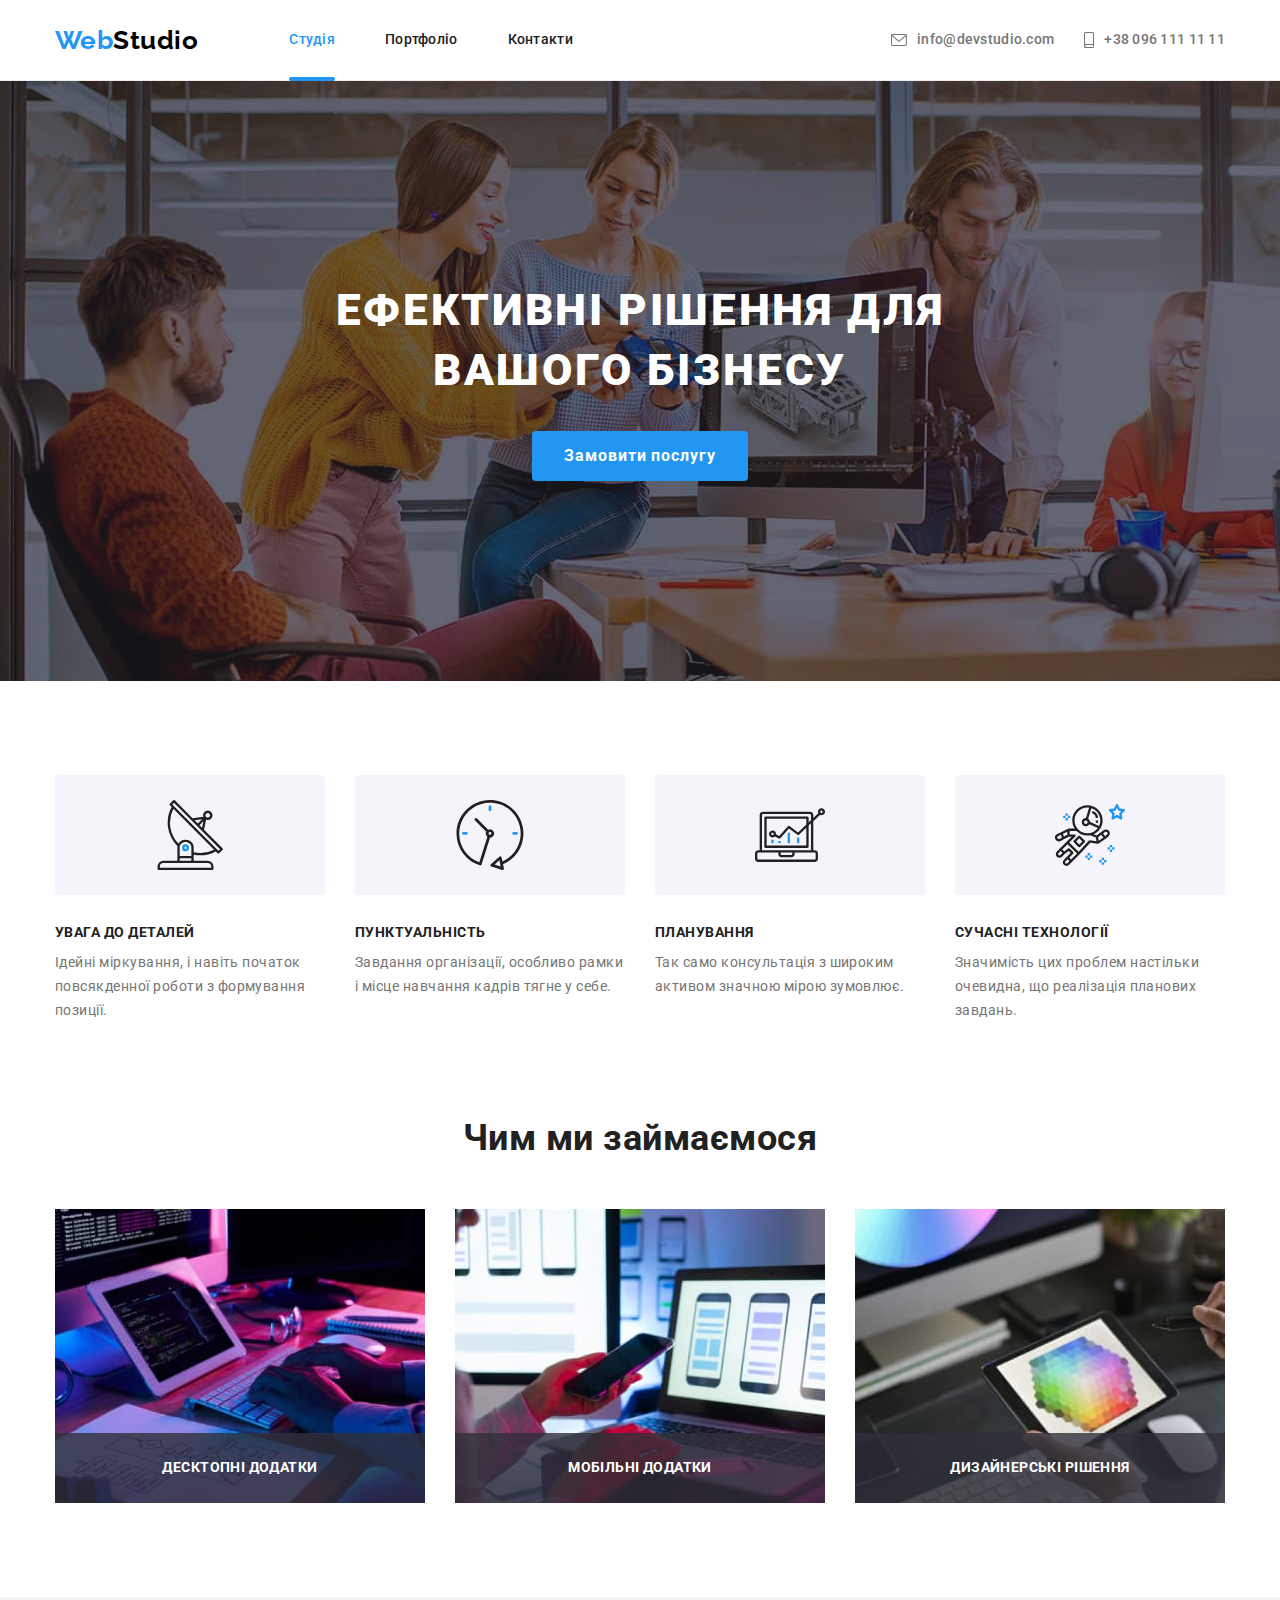
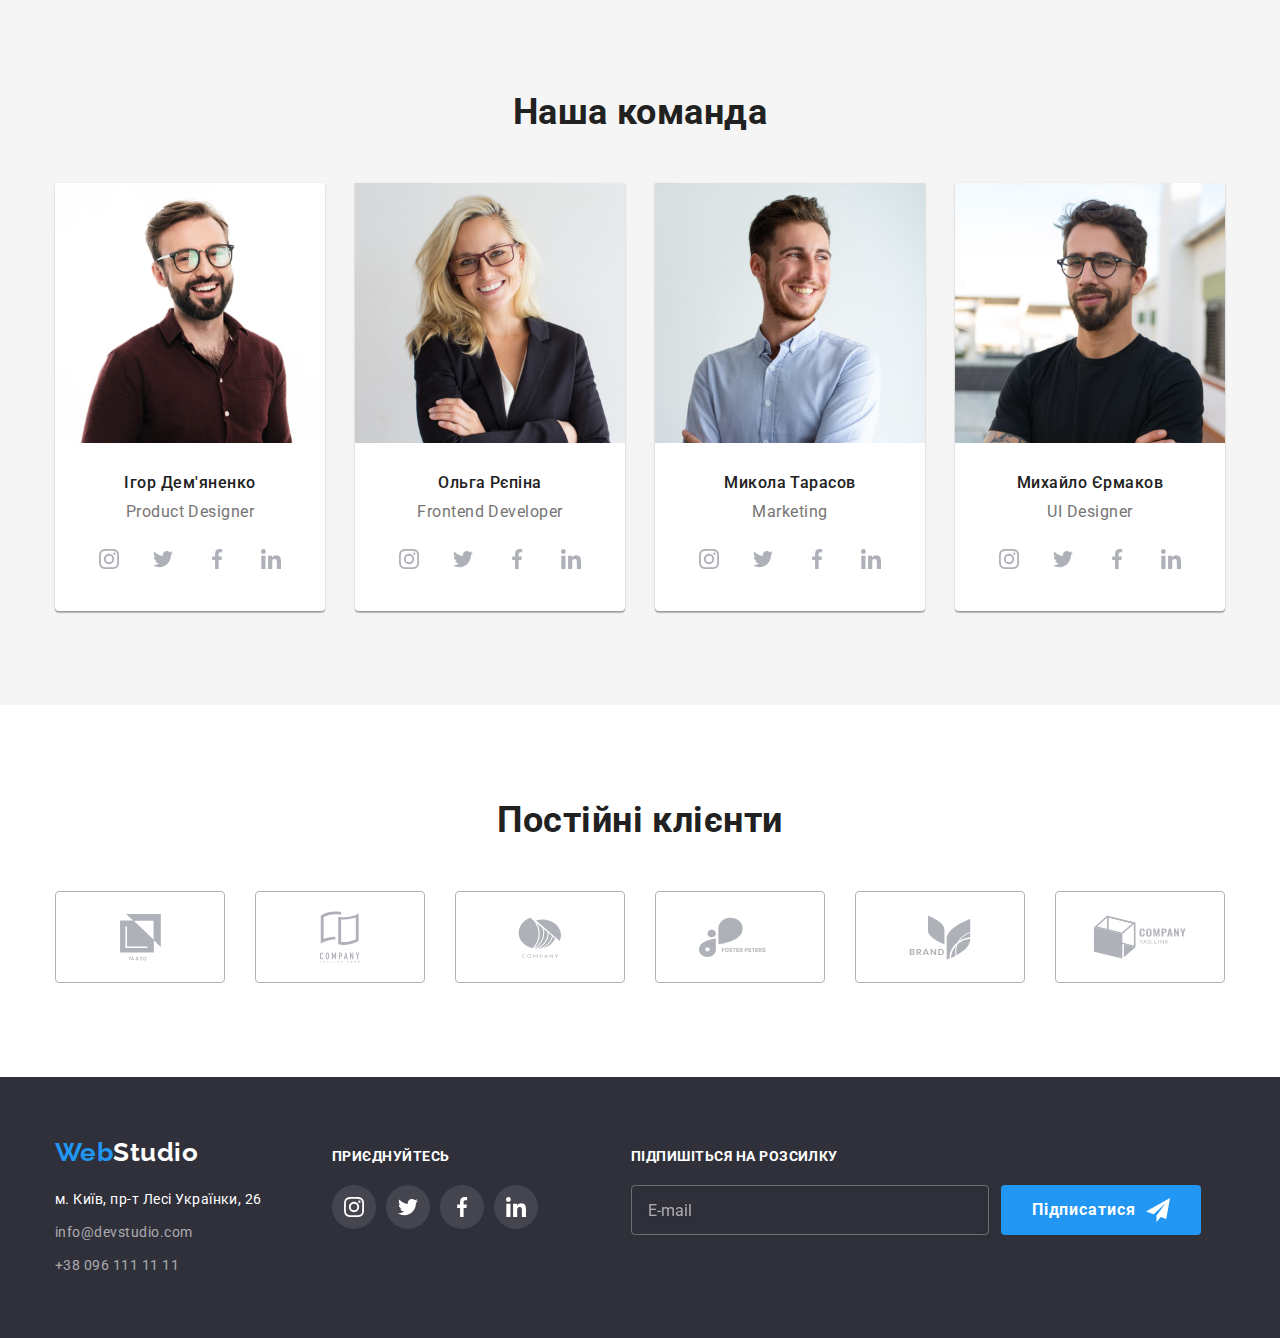
<file: index.html>
<!DOCTYPE html>
<html lang="uk">
  <head>
    <meta charset="UTF-8" />
    <meta http-equiv="X-UA-Compatible" content="IE=edge" />
    <meta name="viewport" content="width=device-width, initial-scale=1.0" />
    <title>Студія</title>
    <link
      href="https://fonts.googleapis.com/css2?family=Raleway:wght@700&family=Roboto:wght@400;500;700;900&display=swap"
      rel="stylesheet"
    />
    <link
      rel="stylesheet"
      href="https://cdnjs.cloudflare.com/ajax/libs/modern-normalize/1.1.0/modern-normalize.min.css"
    />
    <link rel="stylesheet" href="./css/styles.css" />
  </head>
  <body>
    <!-- Шапка сайта -->
    <header class="page-header">
      <div class="container main-nav">
        <a href="./index.html" class="logo"
          >Web<span class="header-logo">Studio</span></a
        >
        <nav class="nav">
          <ul class="site-nav list">
            <li class="item">
              <a href="./index.html" class="link current">Студія</a>
            </li>
            <li class="item">
              <a href="./portfolio.html" class="link">Портфоліо</a>
            </li>
            <li class="item"><a href="" class="link">Контакти</a></li>
          </ul>
        </nav>
        <ul class="auth-nav list">
          <li class="item">
            <a href="mailto:info@devstudio.com" class="contacts">
              <svg class="contact-icon" width="16px" height="12px">
                <use href="./images/sprite.svg#icon-envelope"></use></svg
              >info@devstudio.com</a
            >
          </li>
          <li class="item">
            <a href="tel:+380961111111" class="contacts">
              <svg class="contact-icon" width="10px" height="16px">
                <use href="./images/sprite.svg#icon-smartphone"></use></svg
              >+38 096 111 11 11</a
            >
          </li>
        </ul>
      </div>
    </header>

    <main>
      <!-- Герой -->
      <section class="hero">
        <div class="hero-block container">
          <h1 class="hero-title">Ефективні рішення для вашого бізнесу</h1>
          <button data-modal-open type="button" class="button">
            Замовити послугу
          </button>
        </div>
      </section>

      <!-- Особливості -->
      <section class="features section">
        <div class="container">
          <h2 class="visually-hidden">Особливості</h2>

          <ul class="list">
            <li class="features-item">
              <div class="features-block">
                <svg width="70" height="70">
                  <use href="./images/sprite.svg#icon-antenna"></use>
                </svg>
              </div>
              <h3 class="features-title">УВАГА ДО ДЕТАЛЕЙ</h3>
              <p class="features-text">
                Ідейні міркування, і навіть початок повсякденної роботи з
                формування позиції.
              </p>
            </li>
            <li class="features-item">
              <div class="features-block">
                <svg width="70" height="70">
                  <use href="./images/sprite.svg#icon-clock"></use>
                </svg>
              </div>
              <h3 class="features-title">ПУНКТУАЛЬНІСТЬ</h3>
              <p class="features-text">
                Завдання організації, особливо рамки і місце навчання кадрів
                тягне у себе.
              </p>
            </li>
            <li class="features-item">
              <div class="features-block">
                <svg width="70" height="70">
                  <use href="./images/sprite.svg#icon-diagram"></use>
                </svg>
              </div>
              <h3 class="features-title">ПЛАНУВАННЯ</h3>
              <p class="features-text">
                Так само консультація з широким активом значною мірою зумовлює.
              </p>
            </li>
            <li class="features-item">
              <div class="features-block">
                <svg width="70" height="70">
                  <use href="./images/sprite.svg#icon-astronaut"></use>
                </svg>
              </div>
              <h3 class="features-title">СУЧАСНІ ТЕХНОЛОГІЇ</h3>
              <p class="features-text">
                Значимість цих проблем настільки очевидна, що реалізація
                планових завдань.
              </p>
            </li>
          </ul>
        </div>
      </section>

      <!--  Чим займаємося-->
      <section class="section">
        <div class="container">
          <h2 class="section-title">Чим ми займаємося</h2>
          <ul class="work-list list">
            <li class="work-item">
              <div class="work-item-thumb">
                <img
                  src="./images/website-development.jpg"
                  alt="Розробка вебсайту"
                  width="370"
                />
                <p class="work-item-text">Десктопні додатки</p>
              </div>
            </li>
            <li class="work-item">
              <div class="work-item-thumb">
                <img
                  src="./images/mobile-application-development.jpg"
                  alt="Розробка мобільного застосунку"
                  width="370"
                />
                <p class="work-item-text">Мобільні додатки</p>
              </div>
            </li>
            <li class="work-item">
              <div class="work-item-thumb">
                <img
                  src="./images/website-visualization.jpg"
                  alt="Візуалізація вебсайту"
                  width="370"
                />
                <p class="work-item-text">Дизайнерські рішення</p>
              </div>
            </li>
          </ul>
        </div>
      </section>

      <!-- Команда -->
      <section class="section team">
        <div class="container">
          <h2 class="section-title">Наша команда</h2>
          <ul class="team-list list">
            <li class="team-item">
              <img
                src="./images/igor-demianenko.jpg"
                alt="Дизайнер Ігор Дем'яненко"
                width="270"
              />
              <div class="section-block">
                <h3 class="subtitle">Ігор Дем'яненко</h3>
                <p lang="en" class="section-text">Product Designer</p>
              </div>
              <div class="links-block">
                <ul class="list">
                  <li class="links-block-item">
                    <a href="https://www.instagram.com/" class="social-link">
                      <svg width="20" height="20">
                        <use href="./images/sprite.svg#icon-instagram"></use>
                      </svg>
                    </a>
                  </li>
                  <li class="links-block-item">
                    <a href="https://twitter.com/" class="social-link">
                      <svg width="20" height="20">
                        <use href="./images/sprite.svg#icon-twitter"></use>
                      </svg>
                    </a>
                  </li>
                  <li class="links-block-item">
                    <a href="https://www.facebook.com/" class="social-link">
                      <svg width="20" height="20">
                        <use href="./images/sprite.svg#icon-facebook"></use>
                      </svg>
                    </a>
                  </li>
                  <li class="links-block-item">
                    <a href="https://www.linkedin.com/" class="social-link">
                      <svg width="20" height="20">
                        <use href="./images/sprite.svg#icon-linkedin"></use>
                      </svg>
                    </a>
                  </li>
                </ul>
              </div>
            </li>
            <li class="team-item">
              <img
                src="./images/olha-repina.jpg"
                alt="Фронт-енд розробник Ольга Рєпіна"
                width="270"
              />
              <div class="section-block">
                <h3 class="subtitle">Ольга Рєпіна</h3>
                <p lang="en" class="section-text">Frontend Developer</p>
              </div>
              <div class="links-block">
                <ul class="list">
                  <li class="links-block-item">
                    <a href="https://www.instagram.com/" class="social-link">
                      <svg width="20" height="20">
                        <use href="./images/sprite.svg#icon-instagram"></use>
                      </svg>
                    </a>
                  </li>
                  <li class="links-block-item">
                    <a href="https://twitter.com/" class="social-link">
                      <svg width="20" height="20">
                        <use href="./images/sprite.svg#icon-twitter"></use>
                      </svg>
                    </a>
                  </li>
                  <li class="links-block-item">
                    <a href="https://www.facebook.com/" class="social-link">
                      <svg width="20" height="20">
                        <use href="./images/sprite.svg#icon-facebook"></use>
                      </svg>
                    </a>
                  </li>
                  <li class="links-block-item">
                    <a href="https://www.linkedin.com/" class="social-link">
                      <svg width="20" height="20">
                        <use href="./images/sprite.svg#icon-linkedin"></use>
                      </svg>
                    </a>
                  </li>
                </ul>
              </div>
            </li>
            <li class="team-item">
              <img
                src="./images/mykola-tarasov.jpg"
                alt="Маркетолог Микола Тарасов"
                width="270"
              />
              <div class="section-block">
                <h3 class="subtitle">Микола Тарасов</h3>
                <p lang="en" class="section-text">Marketing</p>
              </div>
              <div class="links-block">
                <ul class="list">
                  <li class="links-block-item">
                    <a href="https://www.instagram.com/" class="social-link">
                      <svg width="20" height="20">
                        <use href="./images/sprite.svg#icon-instagram"></use>
                      </svg>
                    </a>
                  </li>
                  <li class="links-block-item">
                    <a href="https://twitter.com/" class="social-link">
                      <svg width="20" height="20">
                        <use href="./images/sprite.svg#icon-twitter"></use>
                      </svg>
                    </a>
                  </li>
                  <li class="links-block-item">
                    <a href="https://www.facebook.com/" class="social-link">
                      <svg width="20" height="20">
                        <use href="./images/sprite.svg#icon-facebook"></use>
                      </svg>
                    </a>
                  </li>
                  <li class="links-block-item">
                    <a href="https://www.linkedin.com/" class="social-link">
                      <svg width="20" height="20">
                        <use href="./images/sprite.svg#icon-linkedin"></use>
                      </svg>
                    </a>
                  </li>
                </ul>
              </div>
            </li>
            <li class="team-item">
              <img
                src="./images/myhailo-yermakov.jpg"
                alt="Дизайнер інтерфейсу Михайло Єрмаков"
                width="270"
              />
              <div class="section-block">
                <h3 class="subtitle">Михайло Єрмаков</h3>
                <p lang="en" class="section-text">UI Designer</p>
              </div>
              <div class="links-block">
                <ul class="list">
                  <li class="links-block-item">
                    <a href="https://www.instagram.com/" class="social-link">
                      <svg width="20" height="20">
                        <use href="./images/sprite.svg#icon-instagram"></use>
                      </svg>
                    </a>
                  </li>
                  <li class="links-block-item">
                    <a href="https://twitter.com/" class="social-link">
                      <svg width="20" height="20">
                        <use href="./images/sprite.svg#icon-twitter"></use>
                      </svg>
                    </a>
                  </li>
                  <li class="links-block-item">
                    <a href="https://www.facebook.com/" class="social-link">
                      <svg width="20" height="20">
                        <use href="./images/sprite.svg#icon-facebook"></use>
                      </svg>
                    </a>
                  </li>
                  <li class="links-block-item">
                    <a href="https://www.linkedin.com/" class="social-link">
                      <svg width="20" height="20">
                        <use href="./images/sprite.svg#icon-linkedin"></use>
                      </svg>
                    </a>
                  </li>
                </ul>
              </div>
            </li>
          </ul>
        </div>
      </section>

      <!-- Клієнти -->
      <section class="section">
        <div class="container">
          <h2 class="section-title">Постійні клієнти</h2>
          <ul class="list">
            <li class="clients-item">
              <a href="" class="clients-link">
                <svg width="41" height="46.7">
                  <use href="./images/sprite.svg#icon-client-1"></use>
                </svg>
              </a>
            </li>
            <li class="clients-item">
              <a href="" class="clients-link">
                <svg width="40" height="52">
                  <use href="./images/sprite.svg#icon-client-2"></use>
                </svg>
              </a>
            </li>
            <li class="clients-item">
              <a href="" class="clients-link">
                <svg width="43.46" height="41.18">
                  <use href="./images/sprite.svg#icon-client-3"></use>
                </svg>
              </a>
            </li>
            <li class="clients-item">
              <a href="" class="clients-link">
                <svg width="84.44" height="40.62">
                  <use href="./images/sprite.svg#icon-client-4"></use>
                </svg>
              </a>
            </li>
            <li class="clients-item">
              <a href="" class="clients-link">
                <svg width="62.54" height="45.43">
                  <use href="./images/sprite.svg#icon-client-5"></use>
                </svg>
              </a>
            </li>
            <li class="clients-item">
              <a href="" class="clients-link">
                <svg width="93.79" height="43.93">
                  <use href="./images/sprite.svg#icon-client-6"></use>
                </svg>
              </a>
            </li>
          </ul>
        </div>
      </section>
    </main>

    <!-- Футер -->
    <footer class="footer">
      <div class="footer-container container">
        <div>
          <a href="./index.html" class="logo"
            >Web<span class="footer-logo">Studio</span></a
          >
          <address class="footer-address">
            <ul class="footer-list">
              <li class="footer-item">
                <a href="https://goo.gl/maps/XunTqsF5HSqETPy68" class="address"
                  >м. Київ, пр-т Лесі Українки, 26</a
                >
              </li>
              <li class="footer-item">
                <a href="mailto:info@devstudio.com" class="footer-contacts"
                  >info@devstudio.com</a
                >
              </li>
              <li class="footer-item">
                <a href="tel:+380961111111" class="footer-contacts"
                  >+38 096 111 11 11</a
                >
              </li>
            </ul>
          </address>
        </div>

        <div class="join-block">
          <h3 class="join-title">приєднуйтесь</h3>
          <ul class="list">
            <li class="links-block-item">
              <a
                href="https://www.instagram.com/"
                class="footer-link social-link"
              >
                <svg width="20" height="20">
                  <use href="./images/sprite.svg#icon-instagram"></use>
                </svg>
              </a>
            </li>
            <li class="links-block-item">
              <a href="https://twitter.com/" class="footer-link social-link">
                <svg width="20" height="20">
                  <use href="./images/sprite.svg#icon-twitter"></use>
                </svg>
              </a>
            </li>
            <li class="links-block-item">
              <a
                href="https://www.facebook.com/"
                class="footer-link social-link"
              >
                <svg width="20" height="20">
                  <use href="./images/sprite.svg#icon-facebook"></use>
                </svg>
              </a>
            </li>
            <li class="links-block-item">
              <a
                href="https://www.linkedin.com/"
                class="footer-link social-link"
              >
                <svg width="20" height="20">
                  <use href="./images/sprite.svg#icon-linkedin"></use>
                </svg>
              </a>
            </li>
          </ul>
        </div>

        <div class="subscription">
          <h3 class="subscription-title">Підпишіться на розсилку</h3>
          <form class="subscription-form">
            <label>
              <input type="email" name="email" placeholder="E-mail" />
            </label>
            <button type="submit" class="subscription-button button">
              Підписатися
              <svg class="subscription-icon" width="24" height="24">
                <use href="./images/sprite.svg#icon-telegram"></use>
              </svg>
            </button>
          </form>
        </div>
      </div>
    </footer>

    <!-- Модалка -->
    <div class="backdrop is-hidden" data-modal>
      <div class="modal">
        <h3 class="form-text">Залиште свої дані, ми вам передзвонимо</h3>
        <form class="form">
          <label class="form-field">
            Ім'я
            <input type="name" name="name" />
            <svg class="form-icon" width="18" height="18">
              <use href="./images/sprite.svg#icon-person"></use>
            </svg>
          </label>
          <label class="form-field">
            Телефон
            <input type="tel" name="tel" />
            <svg class="form-icon" width="18" height="18">
              <use href="./images/sprite.svg#icon-telephone"></use>
            </svg>
          </label>
          <label class="form-field">
            Пошта
            <input type="email" name="mail" />

            <svg class="form-icon" width="18" height="18">
              <use href="./images/sprite.svg#icon-email"></use>
            </svg>
          </label>
          <label class="form-field comment">
            Коментар
            <textarea name="comment" placeholder="Введіть текст"></textarea>
          </label>
          <label class="newsletter">
            <input class="checkbox" type="checkbox" name="newsletter" />
            <span class="newsletter-icon"></span>
            Погоджуюся з розсилкою та приймаю
            <a href="" class="newsletter-link">Умови договору</a>
          </label>

          <button type="submit" class="button form-button">Відправити</button>
        </form>
        <button type="button" class="close-button" data-modal-close>
          <svg width="11" height="11">
            <use href="./images/sprite.svg#icon-close"></use>
          </svg>
        </button>
      </div>
    </div>
    <script src="./js/modal.js"></script>
  </body>
</html>
</file>
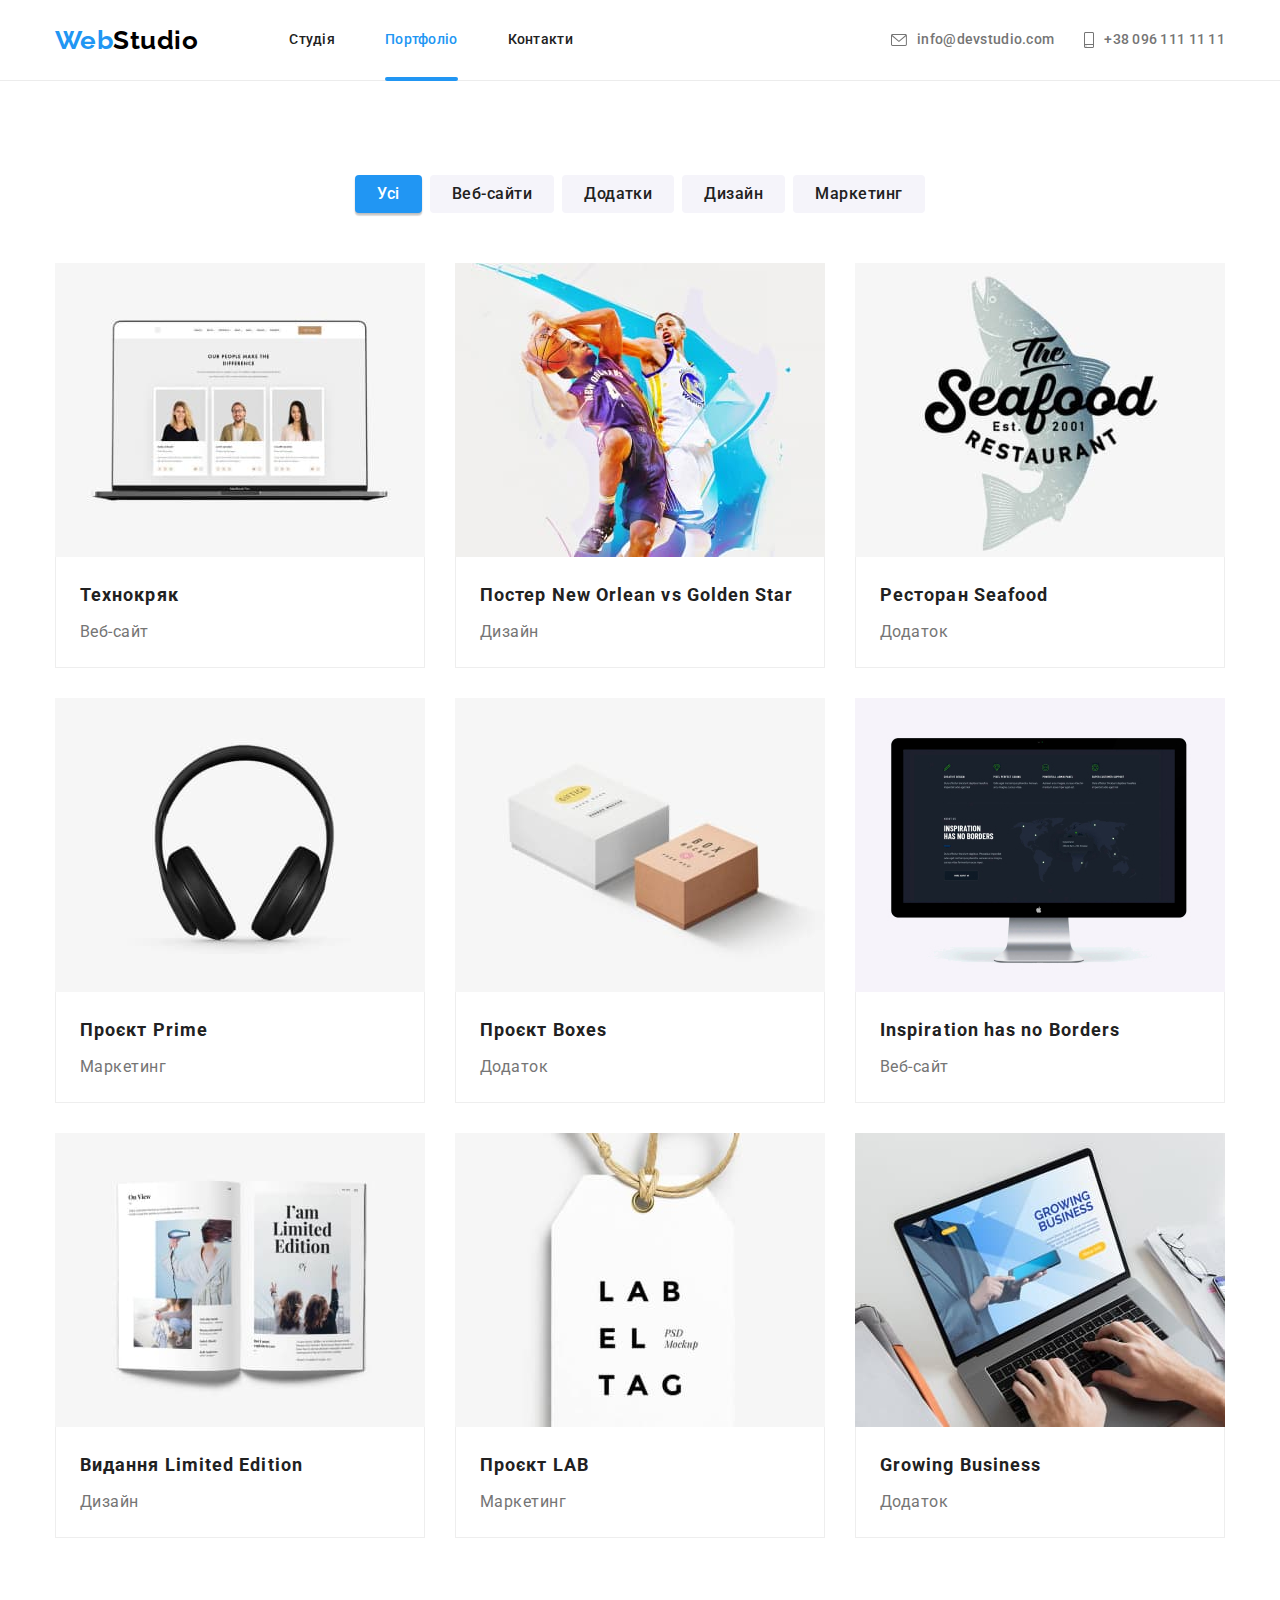
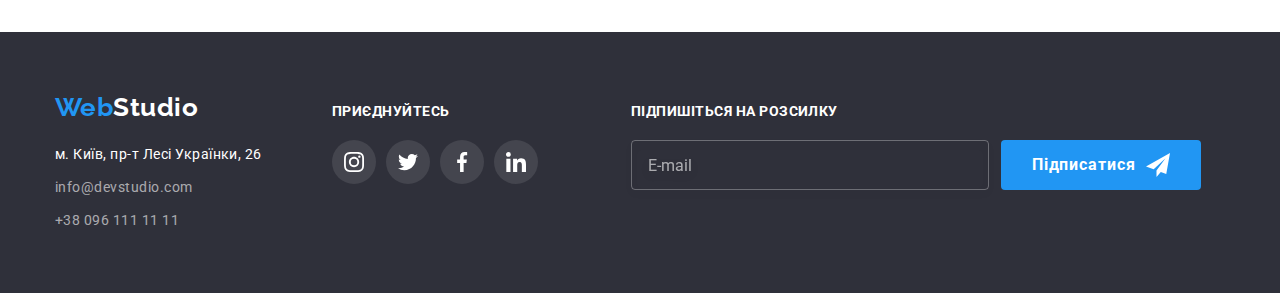
<file: portfolio.html>
<!DOCTYPE html>
<html lang="uk">
  <head>
    <meta charset="UTF-8" />
    <meta http-equiv="X-UA-Compatible" content="IE=edge" />
    <meta name="viewport" content="width=device-width, initial-scale=1.0" />
    <title>Портфоліо</title>
    <link
      href="https://fonts.googleapis.com/css2?family=Raleway:wght@700&family=Roboto:wght@400;500;700;900&display=swap"
      rel="stylesheet"
    />
    <link
      rel="stylesheet"
      href="https://cdnjs.cloudflare.com/ajax/libs/modern-normalize/1.1.0/modern-normalize.min.css"
    />
    <link rel="stylesheet" href="./css/styles.css" />
  </head>
  <body>
    <!-- Шапка сайта -->
    <header class="page-header">
      <div class="container main-nav">
        <a href="./index.html" class="logo"
          >Web<span class="header-logo">Studio</span></a
        >
        <nav class="nav">
          <ul class="site-nav list">
            <li class="item">
              <a href="./index.html" class="link">Студія</a>
            </li>
            <li class="item">
              <a href="./portfolio.html" class="link current">Портфоліо</a>
            </li>
            <li class="item"><a href="" class="link">Контакти</a></li>
          </ul>
        </nav>
        <ul class="auth-nav list">
          <li class="item">
            <a href="mailto:info@devstudio.com" class="contacts">
              <svg class="contact-icon" width="16px" height="12px">
                <use href="./images/sprite.svg#icon-envelope"></use></svg
              >info@devstudio.com</a
            >
          </li>
          <li class="item">
            <a href="tel:+380961111111" class="contacts">
              <svg class="contact-icon" width="10px" height="16px">
                <use href="./images/sprite.svg#icon-smartphone"></use></svg
              >+38 096 111 11 11</a
            >
          </li>
        </ul>
      </div>
    </header>

    <main>
      <section class="section">
        <div class="container">
          <h1 class="visually-hidden">Фільтр</h1>
          <ul class="filter list">
            <li class="filter-item">
              <button type="button" class="filter-button current">Усі</button>
            </li>
            <li class="filter-item">
              <button type="button" class="filter-button">Веб-сайти</button>
            </li>
            <li class="filter-item">
              <button type="button" class="filter-button">Додатки</button>
            </li>
            <li class="filter-item">
              <button type="button" class="filter-button">Дизайн</button>
            </li>
            <li class="filter-item">
              <button type="button" class="filter-button">Маркетинг</button>
            </li>
          </ul>

          <ul class="project list">
            <li class="project-item">
              <a href="" class="project-link">
                <div class="project-overlay">
                  <img
                    src="./images/open-laptop.jpg"
                    alt="Ноутбук з відкритим сайтом"
                    width="370"
                  />
                  <div class="overlay-block">
                    <p class="overlay-text">
                      Ресурс пропонує комплексні пропозиції з різним рівнем
                      функціоналу та сервісів. Все це дозволить відвідувачу
                      отримати вичерпні відомості про компанію чи приватну
                      особу.
                    </p>
                  </div>
                </div>
                <div class="project-block">
                  <h2 class="project-title">Технокряк</h2>
                  <p class="project-description">Веб-сайт</p>
                </div>
              </a>
            </li>
            <li class="project-item">
              <a href="" class="project-link">
                <div class="project-overlay">
                  <img
                    src="./images/basketball-poster.jpg"
                    alt="Баскетболісти з м'ячем"
                    width="370"
                  />
                  <div class="overlay-block">
                    <p class="overlay-text">
                      Ресурс пропонує комплексні пропозиції з різним рівнем
                      функціоналу та сервісів. Все це дозволить відвідувачу
                      отримати вичерпні відомості про компанію чи приватну
                      особу.
                    </p>
                  </div>
                </div>
                <div class="project-block">
                  <h2 class="project-title">
                    Постер New Orlean vs Golden Star
                  </h2>
                  <p class="project-description">Дизайн</p>
                </div>
              </a>
            </li>
            <li class="project-item">
              <a href="" class="project-link">
                <div class="project-overlay">
                  <img
                    src="./images/restaurant-poster.jpg"
                    alt="Риба та назва ресторану"
                    width="370"
                  />
                  <div class="overlay-block">
                    <p class="overlay-text">
                      Ресурс пропонує комплексні пропозиції з різним рівнем
                      функціоналу та сервісів. Все це дозволить відвідувачу
                      отримати вичерпні відомості про компанію чи приватну
                      особу.
                    </p>
                  </div>
                </div>
                <div class="project-block">
                  <h2 class="project-title">Ресторан Seafood</h2>
                  <p class="project-description">Додаток</p>
                </div>
              </a>
            </li>
            <li class="project-item">
              <a href="" class="project-link">
                <div class="project-overlay">
                  <img src="./images/headset.jpg" alt="Навушники" width="370" />
                  <div class="overlay-block">
                    <p class="overlay-text">
                      Ресурс пропонує комплексні пропозиції з різним рівнем
                      функціоналу та сервісів. Все це дозволить відвідувачу
                      отримати вичерпні відомості про компанію чи приватну
                      особу.
                    </p>
                  </div>
                </div>
                <div class="project-block">
                  <h2 class="project-title">Проєкт Prime</h2>
                  <p class="project-description">Маркетинг</p>
                </div>
              </a>
            </li>
            <li class="project-item">
              <a href="" class="project-link">
                <div class="project-overlay">
                  <img
                    src="./images/boxes.jpg"
                    alt="Біла та коричнева коробки"
                    width="370"
                  />
                  <div class="overlay-block">
                    <p class="overlay-text">
                      Ресурс пропонує комплексні пропозиції з різним рівнем
                      функціоналу та сервісів. Все це дозволить відвідувачу
                      отримати вичерпні відомості про компанію чи приватну
                      особу.
                    </p>
                  </div>
                </div>
                <div class="project-block">
                  <h2 class="project-title">Проєкт Boxes</h2>
                  <p class="project-description">Додаток</p>
                </div>
              </a>
            </li>
            <li class="project-item">
              <a href="" class="project-link">
                <div class="project-overlay">
                  <img
                    src="./images/monitor.jpg"
                    alt="Монітор з відкритим сайтом"
                    width="370"
                  />
                  <div class="overlay-block">
                    <p class="overlay-text">
                      Ресурс пропонує комплексні пропозиції з різним рівнем
                      функціоналу та сервісів. Все це дозволить відвідувачу
                      отримати вичерпні відомості про компанію чи приватну
                      особу.
                    </p>
                  </div>
                </div>
                <div class="project-block">
                  <h2 lang="en" class="project-title">
                    Inspiration has no Borders
                  </h2>
                  <p class="project-description">Веб-сайт</p>
                </div>
              </a>
            </li>
            <li class="project-item">
              <a href="" class="project-link">
                <div class="project-overlay">
                  <img
                    src="./images/magazine-limited-edition.jpg"
                    alt="Відкритий журнал"
                    width="370"
                  />
                  <div class="overlay-block">
                    <p class="overlay-text">
                      Ресурс пропонує комплексні пропозиції з різним рівнем
                      функціоналу та сервісів. Все це дозволить відвідувачу
                      отримати вичерпні відомості про компанію чи приватну
                      особу.
                    </p>
                  </div>
                </div>
                <div class="project-block">
                  <h2 class="project-title">Видання Limited Edition</h2>
                  <p class="project-description">Дизайн</p>
                </div>
              </a>
            </li>
            <li class="project-item">
              <a href="" class="project-link">
                <div class="project-overlay">
                  <img
                    src="./images/label-tag.jpg"
                    alt="Етикетка з написом"
                    width="370"
                  />
                  <div class="overlay-block">
                    <p class="overlay-text">
                      Ресурс пропонує комплексні пропозиції з різним рівнем
                      функціоналу та сервісів. Все це дозволить відвідувачу
                      отримати вичерпні відомості про компанію чи приватну
                      особу.
                    </p>
                  </div>
                </div>
                <div class="project-block">
                  <h2 class="project-title">Проєкт LAB</h2>
                  <p class="project-description">Маркетинг</p>
                </div>
              </a>
            </li>
            <li class="project-item">
              <a href="" class="project-link">
                <div class="project-overlay">
                  <img
                    src="./images/laptop-in-use.jpg"
                    alt="Чоловік працює за ноутбуком"
                    width="370"
                  />
                  <div class="overlay-block">
                    <p class="overlay-text">
                      Ресурс пропонує комплексні пропозиції з різним рівнем
                      функціоналу та сервісів. Все це дозволить відвідувачу
                      отримати вичерпні відомості про компанію чи приватну
                      особу.
                    </p>
                  </div>
                </div>
                <div class="project-block">
                  <h2 lang="en" class="project-title">Growing Business</h2>
                  <p class="project-description">Додаток</p>
                </div>
              </a>
            </li>
          </ul>
        </div>
      </section>
    </main>

    <footer class="footer">
      <div class="footer-container container">
        <div>
          <a href="./index.html" class="logo"
            >Web<span class="footer-logo">Studio</span></a
          >
          <address class="footer-address">
            <ul class="footer-list">
              <li class="footer-item">
                <a href="https://goo.gl/maps/XunTqsF5HSqETPy68" class="address"
                  >м. Київ, пр-т Лесі Українки, 26</a
                >
              </li>
              <li class="footer-item">
                <a href="mailto:info@devstudio.com" class="footer-contacts"
                  >info@devstudio.com</a
                >
              </li>
              <li class="footer-item">
                <a href="tel:+380961111111" class="footer-contacts"
                  >+38 096 111 11 11</a
                >
              </li>
            </ul>
          </address>
        </div>

        <div class="join-block">
          <h3 class="join-title">приєднуйтесь</h3>
          <ul class="list">
            <li class="links-block-item">
              <a
                href="https://www.instagram.com/"
                class="footer-link social-link"
              >
                <svg width="20" height="20">
                  <use href="./images/sprite.svg#icon-instagram"></use>
                </svg>
              </a>
            </li>
            <li class="links-block-item">
              <a href="https://twitter.com/" class="footer-link social-link">
                <svg width="20" height="20">
                  <use href="./images/sprite.svg#icon-twitter"></use>
                </svg>
              </a>
            </li>
            <li class="links-block-item">
              <a
                href="https://www.facebook.com/"
                class="footer-link social-link"
              >
                <svg width="20" height="20">
                  <use href="./images/sprite.svg#icon-facebook"></use>
                </svg>
              </a>
            </li>
            <li class="links-block-item">
              <a
                href="https://www.linkedin.com/"
                class="footer-link social-link"
              >
                <svg width="20" height="20">
                  <use href="./images/sprite.svg#icon-linkedin"></use>
                </svg>
              </a>
            </li>
          </ul>
        </div>
        <div class="subscription">
          <h3 class="subscription-title">Підпишіться на розсилку</h3>
          <form class="subscription-form">
            <label>
              <input type="email" name="email" placeholder="E-mail" />
            </label>
            <button type="submit" class="subscription-button button">
              Підписатися
              <svg class="subscription-icon" width="24" height="24">
                <use href="./images/sprite.svg#icon-telegram"></use>
              </svg>
            </button>
          </form>
        </div>
      </div>
    </footer>
  </body>
</html>
</file>
<file: css/styles.css>
:root {
  --primary-text-color: #757575;
  --title-text-color: #212121;
  --accent-color: #2196f3;
  --header-logo-color: #000000;
  --footer-contacts-color: rgba(255, 255, 255, 0.6);
  --primary-background-color: #ffffff;
  --secondary-background-color: #f5f5f5;
  --footer-background-color: #2f303a;
  --button-background-color: #f5f4fa;
  --button-hover-color: #188ce8;
  --links-primary-color: #afb1b8;
  --transition-effect: 250ms cubic-bezier(0.4, 0, 0.2, 1);
}

body {
  background-color: var(--primary-background-color);
  color: var(--primary-text-color);

  font-family: Roboto, sans-serif;
  letter-spacing: 0.03em;
}

img {
  display: block;
}

h1,
h2,
h3,
h4,
h5,
h6,
p,
ul {
  margin: 0;
  padding: 0;
}

.visually-hidden {
  position: absolute;
  width: 1px;
  height: 1px;
  margin: -1px;
  border: 0;
  padding: 0;

  white-space: nowrap;
  clip-path: inset(100%);
  clip: rect(0 0 0 0);
  overflow: hidden;
}

/* Logo */

.container {
  width: 1200px;
  margin-left: auto;
  margin-right: auto;
  padding-left: 15px;
  padding-right: 15px;
}

.logo {
  color: var(--accent-color);
  text-decoration: none;

  font-family: Raleway, sans-serif;
  font-weight: 700;
  font-size: 26px;
  line-height: 1.19;
}

.header-logo {
  color: var(--header-logo-color);
}
/* Main-nav */

.main-nav,
.site-nav,
.auth-nav {
  display: flex;
}

.main-nav,
.site-nav {
  align-items: center;
}

/* Site-nav */

.list {
  list-style: none;
  display: flex;
}

.link {
  text-decoration: none;
}

.site-nav {
  margin-left: 91px;
}

.site-nav .item:not(:last-child) {
  margin-right: 50px;
}

.site-nav .link {
  display: block;
  padding-top: 32px;
  padding-bottom: 32px;

  color: var(--title-text-color);

  font-weight: 500;
  font-size: 14px;
  line-height: 1.14;
  letter-spacing: 0.02em;

  transition: color var(--transition-effect);
}

.site-nav .link:hover,
.site-nav .link:focus,
.site-nav .link.current,
.auth-nav .contacts:hover,
.auth-nav .contacts:focus {
  color: var(--accent-color);
}

.current {
  position: relative;
}

.link.current::after {
  position: absolute;
  bottom: -1px;
  display: block;
  content: "";
  width: 100%;
  height: 4px;

  background: var(--accent-color);
  border-radius: 2px;
}

/* Auth-nav */
.auth-nav {
  margin-left: auto;
}

.auth-nav .item:not(:last-child) {
  margin-right: 30px;
}

.contacts {
  margin-left: auto;
  display: block;
  padding-top: 32px;
  padding-bottom: 32px;

  color: var(--primary-text-color);
  fill: currentColor;
  text-decoration: none;

  font-weight: 500;
  font-size: 14px;
  line-height: 1.14;
  letter-spacing: 0.02em;

  transition: color var(--transition-effect);
}

.contact-icon {
  margin-right: 10px;
  vertical-align: middle;
}

.page-header {
  border-bottom: 1px solid #ececec;
}

/* Hero */
.hero {
  max-width: 1600px;
  height: 600px;
  margin-right: auto;
  margin-left: auto;
  padding-top: 200px;

  background-image: linear-gradient(
      to bottom,
      rgba(47, 48, 58, 0.4),
      rgba(47, 48, 58, 0.4)
    ),
    url(../images/hero.jpg);
  background-repeat: no-repeat;
  background-size: cover;

  text-align: center;
}

.hero-block {
  width: 696px;
  margin-right: auto;
  margin-left: auto;
}

.hero-title {
  margin-bottom: 30px;

  color: var(--primary-background-color);

  font-weight: 900;
  font-size: 44px;
  line-height: 1.36;
  letter-spacing: 0.06em;
  text-transform: uppercase;
}

/* Button */
.button {
  min-width: 216px;
  min-height: 50px;
  border: 0px;
  border-radius: 4px;
  justify-content: center;
  align-items: center;

  color: var(--primary-background-color);
  background-color: var(--accent-color);

  font-family: inherit;
  font-weight: 700;
  font-size: 16px;
  line-height: 1.88;
  letter-spacing: 0.06em;
  cursor: pointer;
  text-align: center;

  transition: background-color var(--transition-effect);
}

.button:hover,
.button:focus {
  background-color: var(--button-hover-color);
}

/* Section */
.section {
  padding-top: 94px;
  padding-bottom: 94px;
}

/* Features */
.features-item {
  width: 270px;
}

.features-item:not(:last-child) {
  margin-right: 30px;
}

.features-block {
  margin-bottom: 30px;
  display: flex;
  align-items: center;
  justify-content: center;
  height: 120px;

  background-color: var(--button-background-color);
  border-radius: 4px;
}

.features-title {
  margin-bottom: 10px;

  color: var(--title-text-color);

  font-weight: 700;
  font-size: 14px;
  line-height: 1.14;
  text-transform: uppercase;
}

.features-text {
  font-size: 14px;
  line-height: 1.71;
}

.features.section {
  padding-bottom: 0px;
}

/* Work section */

.work-item {
  align-items: center;
}

.work-item:not(:last-child) {
  margin-right: 30px;
}

.work-item-thumb {
  position: relative;
}

.work-item-text {
  position: absolute;
  bottom: 0;
  width: 370px;
  height: 70px;
  display: flex;
  align-items: center;
  justify-content: center;

  color: var(--primary-background-color);
  background: rgba(47, 48, 58, 0.8);

  font-weight: 700;
  font-size: 14px;
  line-height: 1.14;
  letter-spacing: 0.03em;
  text-transform: uppercase;
}

/* Team section */
.team {
  background-color: var(--secondary-background-color);
}

.section-title {
  margin-bottom: 50px;

  color: var(--title-text-color);

  font-weight: 700;
  font-size: 36px;
  line-height: 1.17;
  text-align: center;
}

.team-item:not(:last-child) {
  margin-right: 30px;
}

.team-item {
  background-color: var(--primary-background-color);
  box-shadow: 0px 1px 3px rgba(0, 0, 0, 0.12), 0px 1px 1px rgba(0, 0, 0, 0.14),
    0px 2px 1px rgba(0, 0, 0, 0.2);
  border-radius: 0px 0px 4px 4px;
}

.section-block {
  margin-top: 30px;
}

.links-block {
  margin: 16px 32px 30px;
}

.social-link {
  display: flex;
  align-items: center;
  justify-content: center;
  width: 44px;
  height: 44px;

  fill: var(--links-primary-color);
  border-radius: 50%;

  transition: fill var(--transition-effect),
    background-color var(--transition-effect);
}

.social-link:hover,
.social-link:focus {
  fill: var(--primary-background-color);
  background-color: var(--accent-color);
}

.links-block-item:not(:last-child) {
  margin-right: 10px;
}

.subtitle {
  margin-bottom: 10px;

  color: var(--title-text-color);

  font-weight: 500;
  font-size: 16px;
  line-height: 1.19;
  text-align: center;
}

.section-text {
  font-size: 16px;
  line-height: 1.19;
  text-align: center;
}

/* Clients */

.clients-item:not(:last-child) {
  margin-right: 30px;
}

.clients-link {
  display: flex;
  width: 170px;
  height: 92px;
  justify-content: center;
  align-items: center;

  border: 1px solid var(--links-primary-color);
  border-radius: 4px;
  fill: var(--links-primary-color);

  transition: fill var(--transition-effect);
}

.clients-link:hover,
.clients-link:focus {
  border: 1px solid var(--accent-color);
  fill: var(--accent-color);
}

/* Footer */
.footer-container {
  display: flex;
}

.footer {
  padding-top: 60px;
  padding-bottom: 60px;

  background-color: var(--footer-background-color);
}

.footer-logo {
  margin-right: 0;
  color: var(--primary-background-color);

  font-family: Raleway, sans-serif;
  font-weight: 700;
  font-size: 26px;
  line-height: 1.19;
}

.footer-list {
  list-style: none;
}

.footer-address {
  margin-top: 20px;
}

.address {
  color: var(--primary-background-color);

  font-style: normal;
  font-size: 14px;
  line-height: 1.71;
  text-decoration: none;

  transition: color var(--transition-effect);
}

.footer-item:not(:last-child) {
  margin-bottom: 9px;
}

.footer-contacts {
  color: var(--footer-contacts-color);

  font-style: normal;
  font-size: 14px;
  line-height: 1.71;
  text-decoration: none;

  transition: color var(--transition-effect);
}

.footer-contacts:hover,
.footer-contacts:focus,
.address:hover,
.address:focus {
  color: var(--accent-color);
}

.join-block {
  margin-top: 12px;
  margin-left: 70px;
  padding-bottom: 0px;
}

.join-title,
.subscription-title {
  margin-bottom: 20px;

  color: var(--primary-background-color);

  font-weight: 700;
  font-size: 14px;
  line-height: 1.14;
  text-transform: uppercase;
}

.footer-link {
  background-color: rgba(255, 255, 255, 0.1);
  fill: var(--primary-background-color);
}

/* Subscription */
.subscription {
  display: inline-block;
  margin-top: 12px;
  margin-left: 93px;
}

.subscription-form {
  display: flex;
}

.subscription input {
  width: 358px;
  height: 50px;
  padding: 15px 16px;

  font-size: 16px;
  line-height: 1.25;

  color: var(--primary-background-color);
  background-color: transparent;
  border: 1px solid rgba(255, 255, 255, 0.3);
  filter: drop-shadow(0px 4px 4px rgba(0, 0, 0, 0.15));
  border-radius: 4px;

  transition: border var(--transition-effect), outline var(--transition-effect);
}

.subscription ::placeholder {
  color: var(--footer-contacts-color);
}

.subscription-form:focus-within input {
  outline: none;
  border: 1px solid var(--accent-color);
}

.subscription-button {
  display: flex;
  min-width: 200px;
  margin-left: 12px;
}

.subscription-icon {
  margin-left: 10px;
}

/* Modal window */
.backdrop {
  position: fixed;
  top: 0;
  left: 0;
  width: 100%;
  height: 100%;
  background-color: rgba(0, 0, 0, 0.2);

  opacity: 1;
  transition: opacity var(--transition-effect),
    visibility var(--transition-effect);
}

.backdrop.is-hidden {
  opacity: 0;
  pointer-events: none;
  visibility: hidden;
}

.modal {
  position: absolute;
  top: 50%;
  left: 50%;
  transform: translate(-50%, -50%);

  height: 581px;
  width: 528px;
  padding: 40px;

  background-color: var(--primary-background-color);
  box-shadow: 0px 1px 3px rgba(0, 0, 0, 0.12), 0px 1px 1px rgba(0, 0, 0, 0.14),
    0px 2px 1px rgba(0, 0, 0, 0.2);
  border-radius: 4px;
}

.close-button {
  position: absolute;
  top: 8px;
  right: 8px;

  width: 30px;
  height: 30px;
  display: flex;
  align-items: center;
  justify-content: center;
  padding: 0;

  background: var(--primary-background-color);
  border: 1px solid rgba(0, 0, 0, 0.1);
  border-radius: 50%;

  transition: fill var(--transition-effect);
}

.close-button:hover,
.close-button:focus {
  fill: var(--accent-color);
  cursor: pointer;
}

/* Form */
.form-text {
  margin-bottom: 12px;

  font-weight: 700;
  font-size: 20px;
  line-height: 1.15;
  text-align: center;

  color: var(--title-text-color);
}

.form-field {
  position: relative;

  display: flex;
  flex-direction: column;
  margin-bottom: 10px;

  font-size: 12px;
  line-height: 1.17;
  letter-spacing: 0.01em;

  transition: fill var(--transition-effect);
}

.form-field input {
  width: 100%;
  margin-top: 4px;
  padding: 12px 42px;

  border: 1px solid rgba(33, 33, 33, 0.2);
  border-radius: 4px;

  transition: border var(--transition-effect), outline var(--transition-effect);
}

.form-icon {
  position: absolute;

  bottom: 11px;
  left: 12px;

  fill: var(--title-text-color);
}

.form-field:focus-within .form-icon {
  fill: var(--accent-color);
}

.comment {
  margin-bottom: 20px;
}

.form-field:focus-within input,
.form-field:focus-within textarea {
  border: 1px solid var(--accent-color);
  outline: none;
}

.form textarea {
  width: 100%;
  height: 120px;
  padding: 12px 16px;
  margin-top: 4px;

  resize: none;
  border: 1px solid rgba(33, 33, 33, 0.2);
  border-radius: 4px;
}

.form-field ::placeholder {
  color: rgba(117, 117, 117, 0.5);
}

.newsletter {
  position: relative;
  padding-left: 35px;

  font-size: 14px;
  line-height: 1.71;
}

.newsletter-link {
  color: var(--accent-color);
}

.checkbox {
  --webkit-appearance: none;
  --moz-appearance: none;
  appearance: none;

  position: absolute;
}

.newsletter-icon {
  position: absolute;
  top: 1px;
  left: 12px;

  display: inline-block;
  width: 16px;
  height: 15px;
  margin-right: 7px;

  vertical-align: middle;

  border: 2px solid var(--title-text-color);
  border-radius: 2px;
}

.checkbox:checked + .newsletter-icon {
  background-color: var(--accent-color);
  border-color: var(--accent-color);
  background-image: url(../images/check.svg);
  background-size: contain;
  background-origin: border-box;

  filter: drop-shadow(0px 4px 4px rgba(0, 0, 0, 0.25));
}

.form-button {
  display: flex;
  min-width: 200px;
  margin-right: auto;
  margin-left: auto;
  margin-top: 30px;

  box-shadow: 0px 4px 4px rgba(0, 0, 0, 0.15);
}

/* Portfolio-filter */

.filter.list {
  margin-bottom: 50px;
  justify-content: center;
}

.filter-item:not(:last-child) {
  margin-right: 8px;
}

.filter-button {
  padding: 6px 22px;

  color: var(--title-text-color);
  background-color: var(--button-background-color);
  border-radius: 4px;
  border: 0px;

  font-family: inherit;
  font-weight: 500;
  font-size: 16px;
  line-height: 1.62;
  text-align: center;
  letter-spacing: inherit;
  cursor: pointer;

  transition: color var(--transition-effect),
    background-color var(--transition-effect),
    box-shadow var(--transition-effect);
}

.filter-button:hover,
.filter-button:focus,
.filter-button.current {
  color: var(--primary-background-color);
  background-color: var(--accent-color);
  box-shadow: 0px 3px 1px rgba(0, 0, 0, 0.1), 0px 1px 2px rgba(0, 0, 0, 0.08),
    0px 2px 2px rgba(0, 0, 0, 0.12);
}

/* Projects */
.project-link {
  text-decoration: none;
}

.project.list {
  flex-wrap: wrap;
  gap: 30px;
}

.project-item {
  transition: box-shadow var(--transition-effect);
}

.project-item:hover {
  box-shadow: 0px 1px 1px rgba(0, 0, 0, 0.12), 0px 4px 4px rgba(0, 0, 0, 0.06),
    1px 4px 6px rgba(0, 0, 0, 0.16);
}

.project-block {
  padding: 20px 24px;

  border-left: 1px solid #eeeeee;
  border-right: 1px solid #eeeeee;
  border-bottom: 1px solid #eeeeee;
}

.project-title {
  margin-bottom: 4px;

  color: var(--title-text-color);

  font-weight: 700;
  font-size: 18px;
  line-height: 2;
  letter-spacing: 0.06em;
}

.project-description {
  color: var(--primary-text-color);

  font-size: 16px;
  line-height: 1.88;
}

.project-overlay {
  position: relative;
  overflow: hidden;
}

.overlay-block {
  position: absolute;
  background: rgba(33, 150, 243, 0.9);
  width: 100%;
  height: 100%;

  opacity: 0;
  transform: translateY(0);
  transition: transform var(--transition-effect),
    opacity var(--transition-effect);
}

.overlay-text {
  position: absolute;
  top: 50%;
  left: 50%;
  transform: translate(-50%, -50%);

  width: 322px;
  display: block;

  font-size: 18px;
  line-height: 1.56;
  letter-spacing: 0.03em;

  color: var(--primary-background-color);
}

.project-item:hover .overlay-block {
  opacity: 1;
  transform: translateY(-100%);
}
</file>
